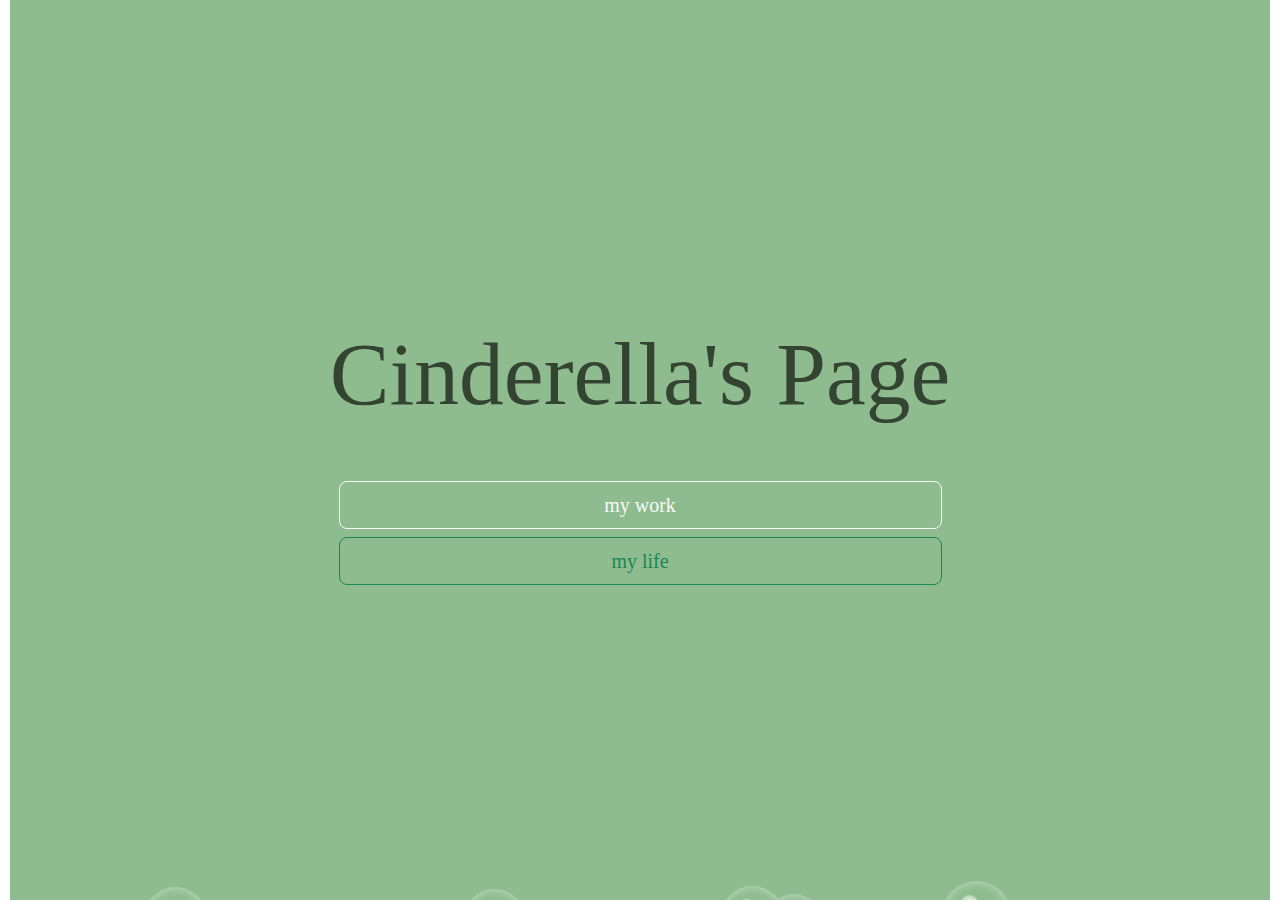
<file: midwork/index.html>
<!doctype html>
<html lang="en">
  <head>
    <meta charset="utf-8">
    <meta name="viewport" content="width=device-width, initial-scale=1">
    <title>One world for cinder</title>
    <link href="https://cdn.jsdelivr.net/npm/bootstrap@5.3.3/dist/css/bootstrap.min.css" rel="stylesheet" integrity="sha384-QWTKZyjpPEjISv5WaRU9OFeRpok6YctnYmDr5pNlyT2bRjXh0JMhjY6hW+ALEwIH" crossorigin="anonymous">
    <link rel="stylesheet" type="text/css" href="style.css">
    <script type="text/javascript" src="script.js"></script>
  </head>
  <body>
    <script src="https://cdn.jsdelivr.net/npm/bootstrap@5.3.3/dist/js/bootstrap.bundle.min.js" integrity="sha384-YvpcrYf0tY3lHB60NNkmXc5s9fDVZLESaAA55NDzOxhy9GkcIdslK1eN7N6jIeHz" crossorigin="anonymous"></script>

<!--首屏只放一个效果、标题与跳转按钮-->
<section>
<div class="container-fluid">
  <div class="row text-center gap-2">
  <h2 class="animate__animated animate__zoomIn" >Cinderella's Page<br> </h2>
  </div>
<br>
<br>
<!--两个button拥有响应式布局-->
  <div class="row text-center d-grid gap-2 col-6 mx-auto">
    <button type="button" class="btn btn-outline-light btn-lg"
  style="display: block;margin:auto" onclick="location.href=('mywork.html')">my work</button>
    <button type="button" class="btn btn-outline-success btn-lg"
  style="display: block;margin:auto" onclick="location.href=('mylife.html')">my life</button>
  </div>
</div>
</section>
  </body>
</html>
</file>
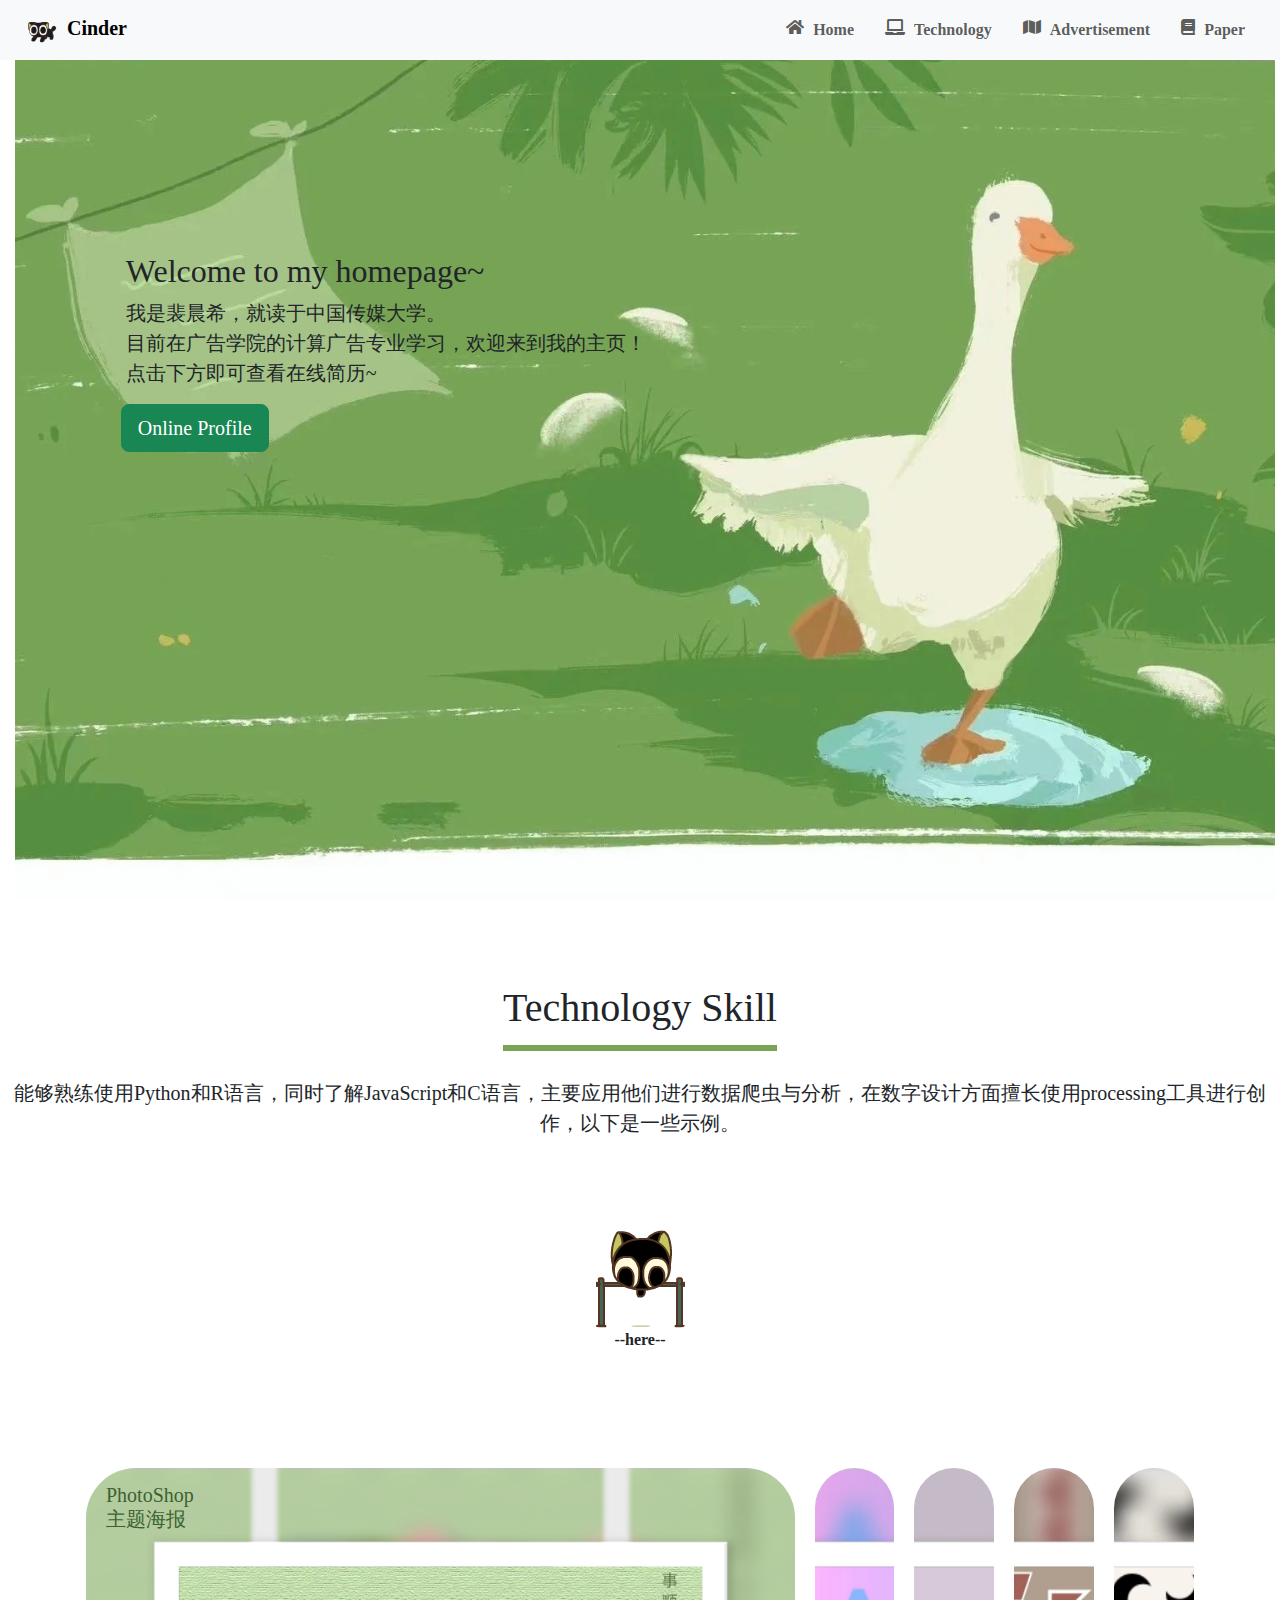
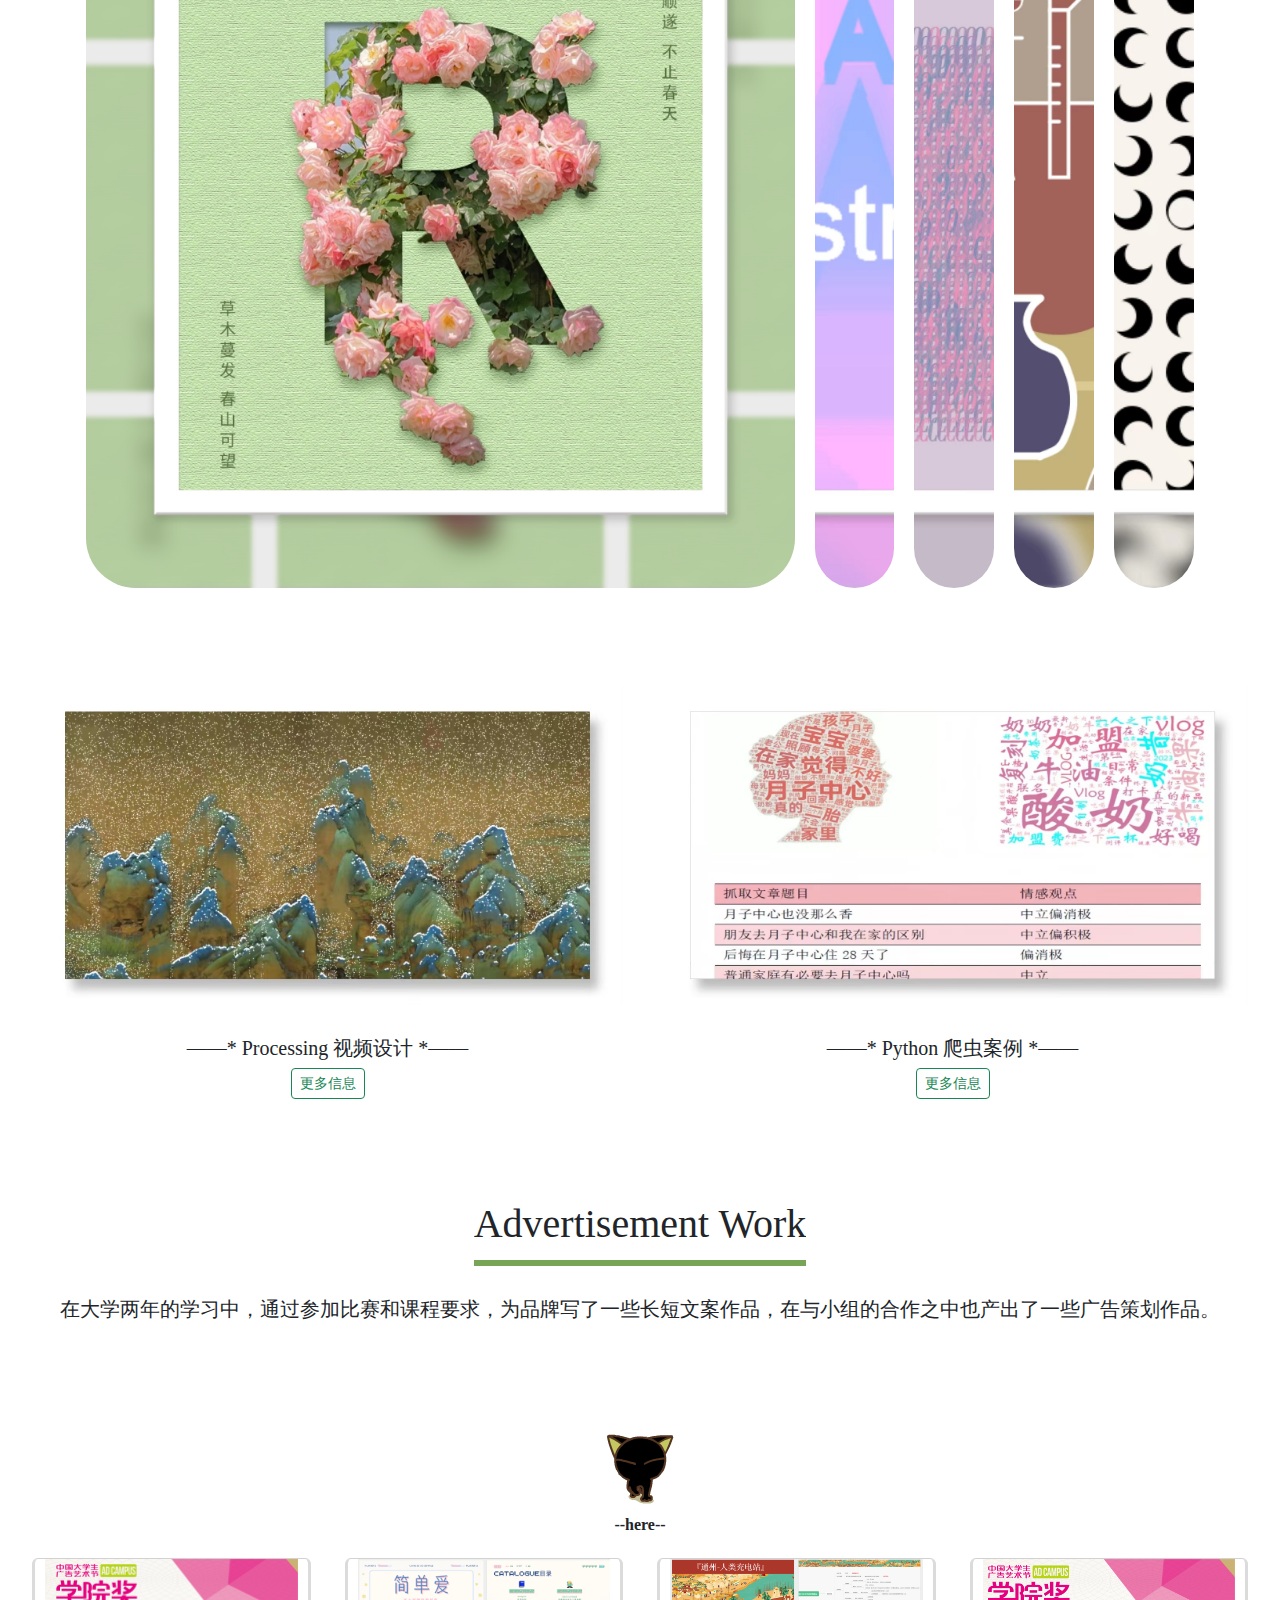
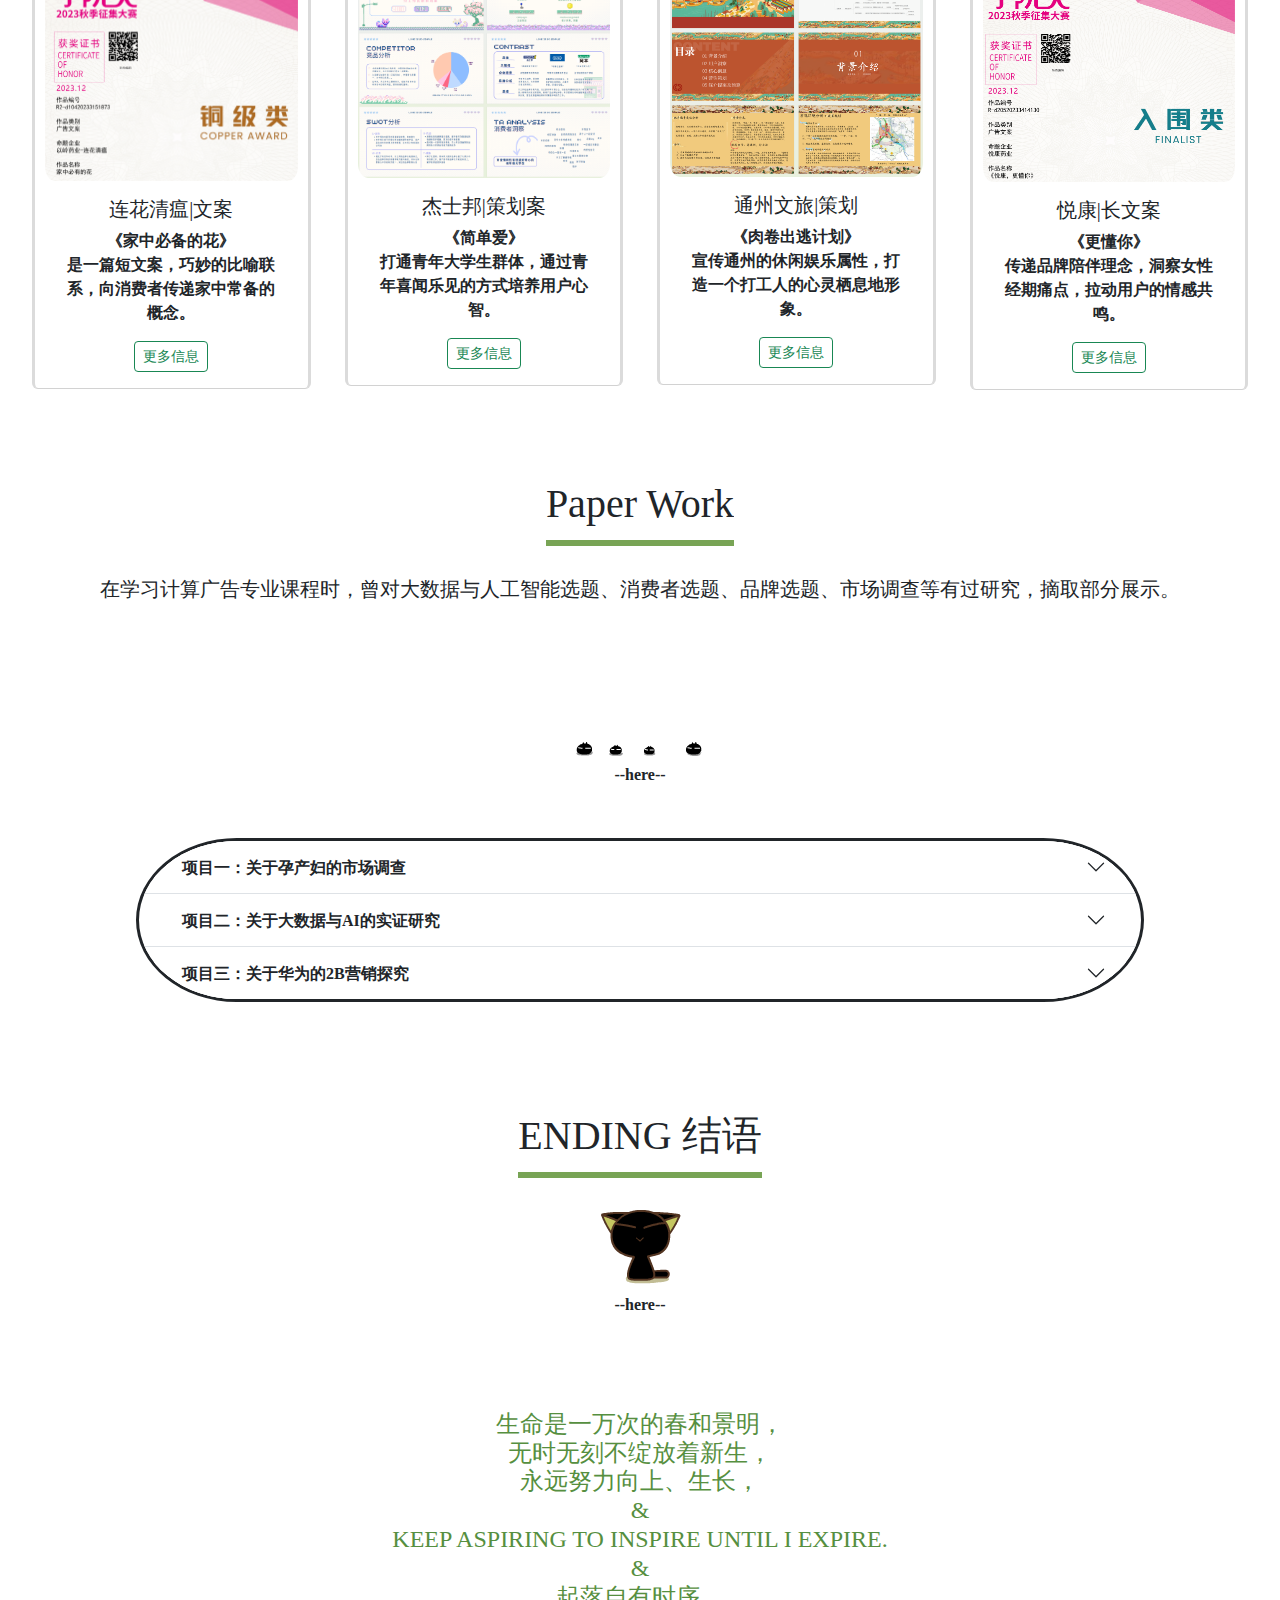
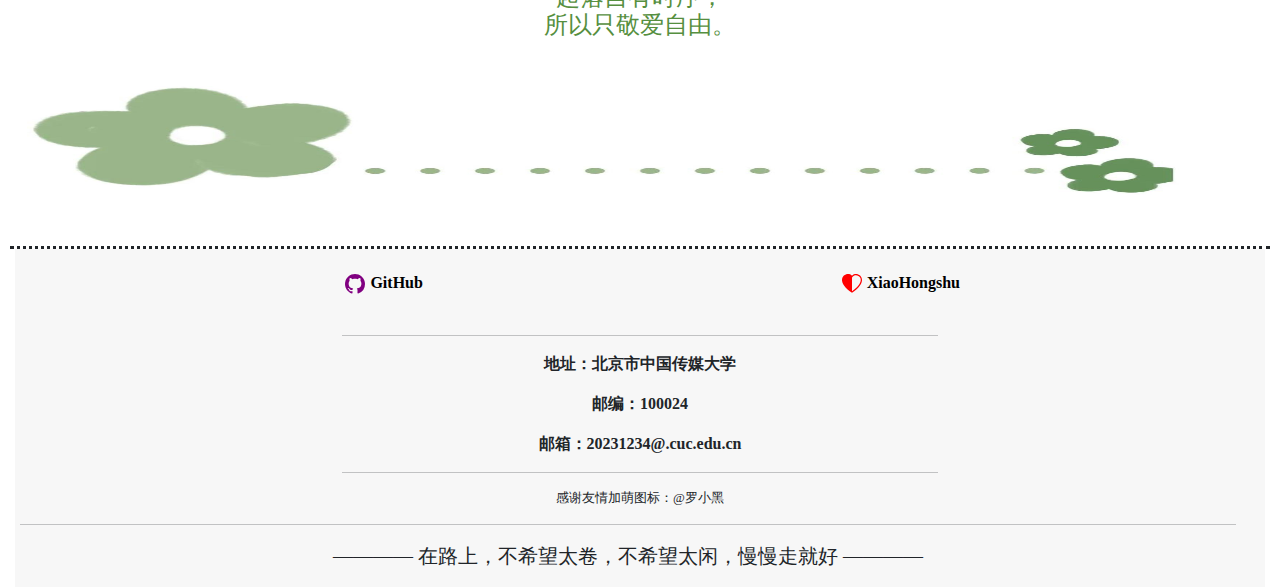
<file: midwork/mywork.html>
<!doctype html>
<html lang="en">
  <head>
    <meta charset="utf-8">
    <meta name="viewport" content="width=device-width, initial-scale=1">
    <title>个人介绍</title>
    <!-- Bootstrap CSS -->
    <link href="https://cdn.jsdelivr.net/npm/bootstrap@5.3.3/dist/css/bootstrap.min.css" rel="stylesheet" integrity="sha384-QWTKZyjpPEjISv5WaRU9OFeRpok6YctnYmDr5pNlyT2bRjXh0JMhjY6hW+ALEwIH" crossorigin="anonymous">
    <!--icon -->
    <link rel="stylesheet" href="https://cdnjs.cloudflare.com/ajax/libs/font-awesome/5.15.3/css/all.min.css" />
    <link rel="stylesheet" type="text/css" href="style.css">
    <style>

</style>
<script>

window.onload = function(){
    const panels = document.querySelectorAll('.panel')
    panels.forEach(panel => {
          panel.addEventListener('mouseover', () => {
          removeActiveClasses()
          panel.classList.add('active')
                })
           })
    function removeActiveClasses() {
    panels.forEach(panel => {
    panel.classList.remove('active')
                })
          }
    }

    // 导航栏点击触发active
$(document).ready(function () {
        // 遍历li标签，从而获取下面a标签的href，这里为了方便说明选用的是.nav类，在实际应用中可以使用id代替
        $('.nav').find('li').each(function () {
            var a = $(this).find('a:first')[0];
            // 判断a标签的href是否与当前页面的路径相同
            if ($(a).attr("href") === location.pathname) {
                $(this).addClass("active");
            } else {
                $(this).removeClass("active");
            }
        })
    })
      </script>
  </head>
  <body>
<script src="https://cdn.jsdelivr.net/npm/bootstrap@5.3.3/dist/js/bootstrap.bundle.min.js" integrity="sha384-YvpcrYf0tY3lHB60NNkmXc5s9fDVZLESaAA55NDzOxhy9GkcIdslK1eN7N6jIeHz" crossorigin="anonymous"></script>
    <!--导航设计 -->
<nav class="navbar navbar-expand-md bg-body-tertiary fixed-top">
    <div class="container-fluid">
    <a class="navbar-brand" href="#"><img src="img/icon.png" width=50px height=34px>Cinder</a>
      <button class="navbar-toggler" type="button" data-bs-toggle="collapse" data-bs-target="#navbarResponsive" aria-controls="navbarResponsive"  aria-expanded="false" aria-label="Toggle navigation">
      <span class="navbar-toggler-icon"></span>
      </button>
    <div class="collapse navbar-collapse justify-content-end" id ="navbarResponsive">
      <ul class=" navbar-nav ">
          <li class="nav-item">
                <a class="nav-link" href="#"><i class="fas fa-home"></i>&nbspHome</a>
          </li>
          <li class="nav-item">
                  <a class="nav-link" href="#technology"><i class="fas fa-laptop"></i>&nbspTechnology</a>
          </li>
          <li class="nav-item">
                  <a class="nav-link" href="#advertisement"> <i class="fas fa-map"></i>&nbspAdvertisement</a>
          </li>
          <li class="nav-item">
                  <a class="nav-link" href="#paper"><i class="fas fa-book"></i>&nbspPaper</a>
          </li>
        </ul>
      </div>
    </div>
</nav>

<!--整屏切换-->
<div class="fullscroll ">
  <div class="section">
    <div class="content">
      <h2 >Welcome to my homepage~</h2>
      <p class="lead">我是裴晨希，就读于中国传媒大学。<br>目前在广告学院的计算广告专业学习，欢迎来到我的主页！
      <br>点击下方即可查看在线简历~</p>
        <button type="button" class="btn btn-success btn-lg" onclick="location.href='profile.html'">Online Profile</button>
    </div>
  </div>
  <div class="section">
    <div class="content">
      <!--目前是白屏状态，加不加东西看心情-->
      <p><br><br>  </p>

    </div>
  </div>
  </div>
<!--part1介绍-->

<div class="introduction container-fluid">
  <div class="row text-center">
    <div class="parttitle"><h1 class="display-6" id="technology">Technology Skill</h1>
  </div>
      <p class="partcontent lead">能够熟练使用Python和R语言，同时了解JavaScript和C语言，主要应用他们进行数据爬虫与分析，在数字设计方面擅长使用processing工具进行创作，以下是一些示例。</p>
  </div>
  <div class="row text-center">
  <div class="col-12">
    <img src="img/2.gif">
    <p>--here--</p>
  </div>
  </div>
</div>


<!--特色卡片效果切换图-->
<div class="card_piano">
<div class="mycarousel container-fluid">
<div class="panel active" style="background-image:url('img/work1.jpg')">
<h3 style="color:#3c6232">PhotoShop<br>主题海报</h3></div>
<div class="panel" style="background-image:url('img/work2.jpg')" >
<h3 style="color:#e0007a">Processing<br>色彩幻影</h3></div>
<div class="panel" style="background-image:url('img/work3.jpg')" >
<h3 style="color:#a1818b">Processing<br>字母堆叠</h3></div>
<div class="panel" style="background-image:url('img/work4.jpg') " >
<h3 style="color:#8b4513">Processing<br>古典主义</h3></div>
<div class="panel" style="background-image:url('img/work5.jpg')" >
<h3 style="color:#3b3b3b">Processing<br>圆缺之美</h3></div>
</div>
</div>

<!--下方放两个：processing视频作品，以及爬虫作品-->
<div class="container-fluid">
  <div class="row text-center">
  <div class="box col-md-6">
<img class="technology img-fluid" src="img/photo1.jpg" id="box">
  <h5 class="h5"><br>——* Processing 视频设计 *——</h5>
  <p>
  <button class="btn btn-outline-success btn-sm" type="button" data-bs-toggle="collapse" data-bs-target="#collapseExample" aria-expanded="false" aria-controls="collapseExample">
  更多信息
  </button>
</p>
<div class="collapse" id="collapseExample">
  <div class="card card-body">
  原图是千里江山图，通过processing的代码实现下雪效果，视频过大暂时未上传。
  </div>
</div>
  </div>
    <div class="box col-md-6">
      <img class="technology img-fluid" src="img/photo2.jpg" id="box" >
      <h5 class="h5"><br>——* Python 爬虫案例 *——</h5>
      <p>
      <button class="btn btn-outline-success btn-sm" type="button" data-bs-toggle="collapse" data-bs-target="#collapseExample1" aria-expanded="false" aria-controls="collapseExample">
      更多信息
      </button>
    </p>
    <div class="collapse" id="collapseExample1">
      <div class="card card-body">
      小红书是动态JSON网页，采用相关库进行页面端登录，然后继续爬取任务，统计词频和可视化。
      </div>
    </div>
    </div>
  </div>
</div>

<!--part2介绍-->
<div class="introduction container-fluid">
  <div class="row text-center">
    <div class="parttitle"><h1 class="display-6" id="advertisement">Advertisement Work</h1>
  </div>
      <p class="partcontent lead">在大学两年的学习中，通过参加比赛和课程要求，为品牌写了一些长短文案作品，在与小组的合作之中也产出了一些广告策划作品。</p>
  </div>
</div>

<div class="container-fluid">
<div class="row text-center">
<div class="col-12">
  <img src="img/1.gif">
  <p>--here--</p>
</div>
</div>
<div class="row text-center">
<div class="col-xs-6 col-md-6 col-lg-3">
<div class="card">
<img src="img/111.png" class="card-img-top">
  <div class="card-body">
  <h5 class="card-title">连花清瘟|文案</h5>
  <p class="card-text">《家中必备的花》<br>是一篇短文案，巧妙的比喻联系，向消费者传递家中常备的概念。</p>

  <button class="btn btn-outline-success btn-sm" type="button" data-bs-toggle="offcanvas" data-bs-target="#offcanvasTop" aria-controls="offcanvasTop"
  style="display:block;margin:0 auto">更多信息</button>
<div class="offcanvas offcanvas-start" tabindex="-1" id="offcanvasTop" aria-labelledby="offcanvasTopLabel">
  <div class="offcanvas-header">
    <h5 class="offcanvas-title" id="offcanvasTopLabel">文案内容</h5>
    <button type="button" class="btn-close" data-bs-dismiss="offcanvas" aria-label="Close"></button>
  </div>
  <div class="offcanvas-body">
    家中必备的花，是清瘟的连花。
  </div>
</div>
  </div>
  </div>
  </div>
<div class="col-xs-6  col-md-6 col-lg-3">
<div class="card">
<img src="img/card2.png" class="card-img-top">
<div class="card-body">
<h5 class="card-title">杰士邦|策划案</h5>
<p class="card-text">《简单爱》<br>打通青年大学生群体，通过青年喜闻乐见的方式培养用户心智。</p>
<button class="btn btn-outline-success btn-sm" type="button" data-bs-toggle="offcanvas" data-bs-target="#offcanvasTop1" aria-controls="offcanvasTop1"
style="display:block;margin:0 auto">更多信息</button>
<div class="offcanvas offcanvas-start" tabindex="-1" id="offcanvasTop1" aria-labelledby="offcanvasTopLabel1">
<div class="offcanvas-header">
  <h5 class="offcanvas-title" id="offcanvasTopLabel1">杰士邦策划内容</h5>
  <button type="button" class="btn-close" data-bs-dismiss="offcanvas" aria-label="Close"></button>
</div>
<div class="offcanvas-body">
  我们洞察出一群：对爱情和性有旺盛好奇心的对爱情和性有旺盛好奇心的低年级大学生。他们是主要的消费受众，青涩却不幼稚，懵懂但不无知，
  对爱情有着最纯粹的看法与态度。<br>以“简单爱”作为主题，一方面，抓住低年级大学生爱情观“简单、纯粹”的特点，以更年轻的口吻同目标消费者对话，培育消费者心智；另一方面，
  借助周杰伦歌曲IP，利用其自身流量，打造借助周杰伦歌曲IP，利用其自身流量，打造“音乐+营销”玩法，吸引更多目标消费者参与其中。
</div>
</div>
</div>
</div>
</div>
<div class="col-xs-6 col-md-6 col-lg-3">
<div class="card">
<img src="img/card3.png" class="card-img-top">
<div class="card-body">
<h5 class="card-title">通州文旅|策划</h5>
<p class="card-text">《肉卷出逃计划》<br>宣传通州的休闲娱乐属性，打造一个打工人的心灵栖息地形象。</p>
<button class="btn btn-outline-success btn-sm" type="button" data-bs-toggle="offcanvas" data-bs-target="#offcanvasTop2" aria-controls="offcanvasTop2"
style="display:block;margin:0 auto">更多信息</button>
<div class="offcanvas offcanvas-end" tabindex="-1" id="offcanvasTop2" aria-labelledby="offcanvasTopLabel2">
<div class="offcanvas-header">
  <h5 class="offcanvas-title" id="offcanvasTopLabel2">通州文旅策划内容</h5>
  <button type="button" class="btn-close" data-bs-dismiss="offcanvas" aria-label="Close"></button>
</div>
<div class="offcanvas-body">
  对于旅游群体而言，年轻无孩人群是其中的一个消费主力，他们没有过多的经济负担，对世界更加向往。但与此同时，他们也有巨大的压力需要释放。<br>
  而通州恰恰就是：一个生活节奏相对较慢，风景优美的地方，因为“落后乡村”又被称为睡城，是它最独特的点。所以我们想要利用这一印象，
  向目标受众传递这里可以卸下压力，这里可以放下重担，这里是充电站，帮助疲倦而卷的人们恢复精力。主要活动内容就聚焦于通州休闲特色，帮助人们充分放松。
</div>
</div>
</div>
</div>
</div>
<div class="col-xs-6  col-md-6 col-lg-3">
<div class="card">
<img src="img/444.png" class="card-img-top">
<div class="card-body">
<h5 class="card-title">悦康|长文案</h5>
<p class="card-text">《更懂你》<br>传递品牌陪伴理念，洞察女性经期痛点，拉动用户的情感共鸣。</p>
<button class="btn btn-outline-success btn-sm" type="button" data-bs-toggle="offcanvas" data-bs-target="#offcanvasTop3" aria-controls="offcanvasTop3"
style="display:block;margin:0 auto">更多信息</button>
<div class="offcanvas offcanvas-end" tabindex="-1" id="offcanvasTop3" aria-labelledby="offcanvasTopLabel3">
<div class="offcanvas-header">
  <h5 class="offcanvas-title" id="offcanvasTopLabel3">长文案内容</h5>
  <button type="button" class="btn-close" data-bs-dismiss="offcanvas" aria-label="Close"></button>
</div>
<div class="offcanvas-body">
  我知道月经每个月都会如约而至，给你带来烦恼与痛苦。月经来之前，你会被说不知道搭错了哪一根筋。
暴躁的像母老虎，为有人踩了你的鞋而生气，因为室友的小毛病而崩溃想哭，所有人都在说你矫情，这也让你烦恼，
你也不想，你也不愿，但是你还是努力的平稳情绪，甚至一次比一次更加努力，即使还是遇到很多状况外的问题。<br>
月经到来时，疼痛总是突如其来，措不及防，一秒上头就能扒光你的所有精力。你想坚持上课上班，但是痉挛让你真的苦不堪言，
肚子痛带着手发抖，打不了字，肚子痛让脑子里再也想不动别的事情。<br>
你真的超乎想象的坚强，从小到大都是。但是，下次痛经，别再独自承受那么多，让悦康四物胶囊守护你，它懂你的所有坚强，看到了你一路的不容易。
</div>
</div>
</div>
</div>
</div>
      </div>
    </div>

<!--part3介绍-->
<div class="introduction container-fluid">
  <div class="row text-center">
  <div class="parttitle"><h1 class="display-6" id="paper">Paper Work</h1>
  </div>
    <p class="partcontent lead">在学习计算广告专业课程时，曾对大数据与人工智能选题、消费者选题、品牌选题、市场调查等有过研究，摘取部分展示。</p>
  </div>
  <div class="row text-center">
  <div class="col-12">
    <img src="img/3.gif">
    <p>--here--</p>
  </div>
  </div>
</div>

<!--要一个手风琴吧*1-->
<div class="accordion accordion-flush" id="accordionFlushExample">
<div class="accordion-item">
<h2 class="accordion-header" id="flush-headingOne">
<button class="accordion-button collapsed" type="button" data-bs-toggle="collapse" data-bs-target="#flush-collapseOne" aria-expanded="false" aria-controls="flush-collapseOne">
  &nbsp&nbsp项目一：关于孕产妇的市场调查
</button>
</h2>
<div id="flush-collapseOne" class="accordion-collapse collapse" aria-labelledby="flush-headingOne" data-bs-parent="#accordionFlushExample">
<div class="accordion-body"><h6>&nbsp当新一代85后、90后甚至00后成为妈妈，她们不再顺从传统坐月子方式中对孕产妇的不合理约束，而是渴望保障婴儿在得到合理照顾的同时，自己也可以得到贴心舒适的照顾，能够度过一个安心舒适的月子期。<br>&nbsp
随着类似观念的转变和“她经济”的大热，月子中心行业也逐渐觉醒，并且一直处在发展红利期（市场规模年增速达到9.2%）。德邦证券测算，2025年全行业市场规模有望达到455亿元。除月子中心这个综合服务行业外，与其相关的细分行业如产后修复、孕产妇营养品、早教行业也发展态势迅猛。<br>&nbsp
这些月子服务行业面对的是追求更高品质月子服务的孕产妇群体，他们拥有更强的消费能力和自我观念，但与此同时，这部分群体对服务行业也有着更高的期待与要求。此外，月子中心行业缺少监管、收费推销乱象也大受孕产妇诟病。福布斯中国发布的《中国月子3.0时代白皮书》提出月子服务行业进入新时代——科学智慧的月子中心时代。<br>&nbsp
为了让“科学智慧”不成为月子服务行业的空口号，更好的顺应孕产妇群体的需求，本研究团队选取了消费客群相对集中的一线城市开展调查。<br>&nbsp我们选取包含各类月子服务的月子中心代表月子服务行业，最后引入其他月子服务行业的调查，共同总结结论。主要了解一线城市孕产妇群体的月子观念，在此基础之上进行数据分析，
探究该群体对于月子中心消费的影响因素，归纳总结潜在消费者特征，探究孕产妇月子需求，为月子中心以及相关产业的发展提供一些参考。<br>&nbsp针对上述研究群体，以文献调研和数据爬取内容为参考进行问卷设计，通过预调查对调查内容进行检验改进，计算需要调查的样本量。
然后利用分层抽样与三阶段不等概率抽样绘制抽样框，调查地域和人数进行控制，在一线城市进行线上线下配合调查，经过数据检验最终收集有效问卷345份，问卷信度效度检验结果良好。<br>&nbsp首先我们对样本进行了<u>描述性统计分析</u>，对孕产妇群体的月子观念、认知现状与消费意愿做出基本概述。 接着我们对孕产妇群体中未来有潜在消费意愿的人进行分析，
使用<u>K-prototype聚类算法</u>通过方差检验建立潜在用户价值模型，将潜在用户划分为：重要潜在用户、重要发展用户、一般潜在用户和低价值潜在用户四类，并归纳出不同类型用户的特点。
<br>&nbsp然后我们想使用结构方程模型探究影响月子中心消费行为的因素。一方面根据之前爬取到的数据做<u>LDA主题模型分析</u>，发掘出孕产妇消费月子中心的不同主题因素。另一方面配合论文资料提供的范式，最终从购买态度、主观规范、感知价值、客观情景、消费意向5个维度构建<u>结构方程模型</u>的评价指标体系，
该模型区分效度良好并顺利通过验证性因子分析，接着对模型进行拟合优度指数验证，探究得出感知价值和客观情景对于消费意向有较大的正向促进作用。最后分析孕产妇需求视角，将月子中心服务设计拆分为品牌促销、母婴护理、产康服务、服务环境四个方面，将它们作为自变量，
消费意愿为因变量，通过<u>多元线性回归</u>，探究孕产妇的月子需求痛点。</h6></div>
</div>
</div>
<div class="accordion-item">
<h2 class="accordion-header" id="flush-headingTwo">
<button class="accordion-button collapsed" type="button" data-bs-toggle="collapse" data-bs-target="#flush-collapseTwo" aria-expanded="false" aria-controls="flush-collapseTwo">
  &nbsp&nbsp项目二：关于大数据与AI的实证研究
</button>
</h2>
<div id="flush-collapseTwo" class="accordion-collapse collapse" aria-labelledby="flush-headingTwo" data-bs-parent="#accordionFlushExample">
<div class="accordion-body"><h6>&nbsp在《人工智能带来广告创意模式的变革与思考》一文中，2023年因为chatGPT等<u>大模型</u>的出现迅速改变了广告的运作流程，尤其是在<u>广告创意生成</u>实现方面。AI给每一种广告创意模式都带来了实现的新思路，形成了新的广告创意运作模式：批量化生成创意。但是批量化生成下重点应探讨广告创意的质量，
  通过研究调查发现AI广告创意质量已经是达标水平，而且极有可能未来的技术将会塑造出创意优品，这就会给广告从业者和广告行业带来一系列挑战。</h6></div>
</div>
</div>
<div class="accordion-item">
<h2 class="accordion-header" id="flush-headingThree">
<button class="accordion-button collapsed" type="button" data-bs-toggle="collapse" data-bs-target="#flush-collapseThree" aria-expanded="false" aria-controls="flush-collapseThree">
  &nbsp&nbsp项目三：关于华为的2B营销探究
</button>
</h2>
<div id="flush-collapseThree" class="accordion-collapse collapse" aria-labelledby="flush-headingThree" data-bs-parent="#accordionFlushExample">
<div class="accordion-body"><h6>&nbsp此次作业为小组作业，我们研究了华为旗下的三大业务版块：华为云、华为连接、华为计算。探讨了在华为业务版块之下他们使用怎样的媒介资源去营销和传递自身，并在特殊的终端产品版块发现特殊的营销载具，且不同媒介下有不同的发布特点。最后来到线索运营这个部分，
  也是我们探究的重点。在调查过程中，我们通过线索渠道与官方人员沟通，与内部人员交谈，发现了线上线下的多种营销渠道，然后探究具体的营销链路，发现了<u>leads转化过程</u>、<u>铁三角模式</u>等有价值的信息。</h6></div>
</div>
</div>
</div>

<div class="introduction container-fluid">
  <div class="row text-center">
  <div class="parttitle"><h1 class="display-6" id="paper">ENDING 结语</h1>
  </div>

  </div>
  <div class="row text-center">
  <div class="col-12">
    <img src="img/4.gif">
    <p>--here--</p>
  </div>
  </div>
</div>
<!--结尾来一个图片和文字的响应式布局呗！-->
<div class="final container-fluid" >

<div class="row text-center">
  <div  class="col-12 ">
    <h4 id="ending">
  <br>生命是一万次的春和景明，<br>无时无刻不绽放着新生，<br>永远努力向上、生长，<br>&<br>
  KEEP ASPIRING TO INSPIRE UNTIL I EXPIRE.<br>&<br>起落自有时序，<br>所以只敬爱自由。 </h4>
</div>
</div>
</div>
</div>
<div class="container-fluid">
<img src="img/final3.jpg" width="94%" height="110px">
</div>
<!---结尾处-->



<footer style="border-block-start:dotted 0.2rem; margin:50px 0 0 0;">
<div class="container-fluid" style="background-color:#f7f7f7;">
<div class="row text-center">
  <div class="col-1"></div>
  <div class="col-5">
<h6 id="github"><a href="https://github.com/peichenxi77">
  <svg xmlns="http://www.w3.org/2000/svg" width="30px" height="30px" fill="currentColor" class="bi bi-github" viewBox="0 0 16 16">
  <path d="M8 0C3.58 0 0 3.58 0 8c0 3.54 2.29 6.53 5.47 7.59.4.07.55-.17.55-.38 0-.19-.01-.82-.01-1.49-2.01.37-2.53-.49-2.69-.94-.09-.23-.48-.94-.82-1.13-.28-.15-.68-.52-.01-.53.63-.01 1.08.58 1.23.82.72 1.21 1.87.87 2.33.66.07-.52.28-.87.51-1.07-1.78-.2-3.64-.89-3.64-3.95 0-.87.31-1.59.82-2.15-.08-.2-.36-1.02.08-2.12 0 0 .67-.21 2.2.82.64-.18 1.32-.27 2-.27.68 0 1.36.09 2 .27 1.53-1.04 2.2-.82 2.2-.82.44 1.1.16 1.92.08 2.12.51.56.82 1.27.82 2.15 0 3.07-1.87 3.75-3.65 3.95.29.25.54.73.54 1.48 0 1.07-.01 1.93-.01 2.2 0 .21.15.46.55.38A8.012 8.012 0 0 0 16 8c0-4.42-3.58-8-8-8z"/>
</svg>GitHub</a></h6>
</div>
<div class="col-5"><h6 id="xhs"><a href="https://www.xiaohongshu.com/user/profile/605ea68700000000010095dd">
  <svg xmlns="http://www.w3.org/2000/svg" width="30px" height="30px" fill="currentColor" class="bi bi-heart-half" viewBox="0 0 16 16">
    <path d="M8 2.748v11.047c3.452-2.368 5.365-4.542 6.286-6.357.955-1.886.838-3.362.314-4.385C13.486.878 10.4.28 8.717 2.01L8 2.748zM8 15C-7.333 4.868 3.279-3.04 7.824 1.143c.06.055.119.112.176.171a3.12 3.12 0 0 1 .176-.17C12.72-3.042 23.333 4.867 8 15z"/>
  </svg>XiaoHongshu</a></h6></div>
<div class="col-1"></div>
</div>

<div class="row text-center">
<div class="col-3"></div>
<div class="col-6">
  <hr>
  <p>地址：北京市中国传媒大学</p>
  <p>邮编：100024</p>
  <p>邮箱：20231234@.cuc.edu.cn</p>
  <hr>
  <p style="font-size:0.8rem;font-weight:lighter;">感谢友情加萌图标：@罗小黑</p>
</div>
<div class="col-3"></div>
<div class="row text-center">
<hr>
<p class="lead">———— 在路上，不希望太卷，不希望太闲，慢慢走就好 ————</p>
</div>
</div>
</footer>



  </body>
</html>
</file>
<file: midwork/style.css>
@import url("https://font.googleapis.com.css?family=Poppins:400,500,700");

*{
  margin:0;
  padding:0 5px;
  overflow-x:hidden;
  font-family: consolas;
  font-weight: bold;
}

/*整体的分块效果*/
.introduction{
  padding:10px 5px;
}
h1{
 padding:6% 0 1% 0;
  display: inline-block;
  border-block-end: solid 0.4rem #78A455;
  writing-mode: horizontal-tb;
}
.partcontent{
  padding:1% 0 5% 0;
}
.btn-sm:hover{
  background-color:#6f9940;
  border-color:#6f9940;
}

/*首页的效果*/
section{
  position : relative;
  overflow:hidden;
  width: 100%;
  height: 100vh;
  background:	#8FBC8F;
  display:flex;
  flex-direction: column;
  justify-content: center;
  align-items: center;
}
section h2{
  font-size:7vw;
  margin: 0 auto;
  overflow-y: hidden;
  padding:5px;
  /*color:rgba(117,146,184,0.5);*/
  color:rgba(0,0,0,0.64);
  font-family: cursive;
}
section span{
  position: absolute;
  bottom:-50px;
  background:transparent;
  border-radius:50%;
  pointer-events:none;
  box-shadow:inset 0 0 10px rgba(255,255,255,0.5);
  animation:animate 4s linear infinite;
}
section span::before{
  content:'';
  position:absolute;
  width:100%;
  height:100%;
  transform :scale(0.25) translate(-70%,-70%);
  background: radial-gradient(#fff,transparent);
  border-radius:50%;
}
@keyframes animate {
  0%
  {
    transform:translateY(0%);
    opacity:1;
  }
  99%
  {
    opacity:1;
  }
  100%
  {
    transform: translateY(-1200%);
    opacity: 0;
  }
}

/*work页*/

/*开头的整屏切换*/
.fullscroll{
  position:relative;
  width:100vw;
  height:100vh;
  overflow: hidden;
  scroll-snap-type:y mandatory;
}
.fullscroll .section{
  position:relative;
  width:100%;
  height:100%;
  scroll-snap-center: start;
  background-blend-mode:multiply;

}
.fullscroll .section:nth-child(1){
  background:#FDFEFE url('img/background2.jpg');
  background-size:cover;
  background-attachment:fixed;
}
.fullscroll .section:nth-child(2){
  background:white url('#');
  background-size:cover;
  background-attachment:fixed;
}
.fullscroll .section .content{
  padding-left:8%;
  padding-top: 20%;
}

/*卡片动效图*/
.card_piano{
  display: flex;
  align-items: center;
  justify-content: center;
  height: 100vh;
  overflow: hidden;
  margin: 0;
}
.mycarousel {
            display: flex;
            width: 90vw;
        }
.panel {
  background-size: cover;
  background-position: center;
  background-repeat: no-repeat;
  height: 80vh;
  border-radius: 50px;
  cursor: pointer;
  flex: 0.5;
  margin: 10px;
  position: relative;
  transition: all 600ms ease-in;

}
.panel h3 {
  overflow-y: hidden;
  font-size: 20px;
  position: absolute;
  top: 15px;
  left: 15px;
  margin: 0;
  opacity: 0;
  font-family:YouYuan bold;
}
.panel.active {
  flex: 5;
}
.panel.active h3 {
  opacity: 1;
  transition: opacity 0.3s ease-in 0.4s;
}
@media (max-width: 400px) {
    .container {
        width: 90vw;
      }
  .panel:nth-of-type(4),
  .panel:nth-of-type(5) {
      display: none;}
}

/*图片的放大效果*/
img{
  border-radius:15px;
}
img.technology:hover{
  border-radius:10px;
  transform:scale(1.1);
}
.card{
  margin:5px;
  border-inline: solid #dbdbdb;
writing-mode: horizontal-tb;
}

/*关于手风琴*/
.accordion{
  margin: 2% 10%;
  border-radius: 10% / 50%;
  border:3px solid;
}
.accordion-button:focus {
    box-shadow: none; /* 移除焦点时的阴影效果 */
    outline: none; /* 确保没有轮廓线 */
}
/* 可选：改变手风琴按钮在激活时的背景和文本颜色 */
.accordion-button:not(.collapsed) {
    background-color: #fff; /* 设置为你想要的背景颜色，这里是白色 */
    color: #000; /* 设置为你想要的文本颜色，这里是黑色 */
}

/*结尾的结束*/
.final{
  color:#568F40;
  padding:3%;
}



#ending{
  font-family: YouYuan bold;
}


/*尾部的装饰*/
#github{
  margin:20px;
}
#github a:link{
  text-decoration: none;
  color:#000;
}

#github a:visited{
  text-decoration: none;
  color:#000;
}

#xhs{
  margin:20px;
}
#xhs a:link{
  text-decoration: none;
  color:#000;
}

#xhs a:visited{
  text-decoration: none;
  color:#000;
}

#github a svg{
  color:purple;
}
#xhs a svg{
  color:red;
}

footer h6:hover{
  border-radius:10px;
  transform:scale(1.3);
}
</file>
